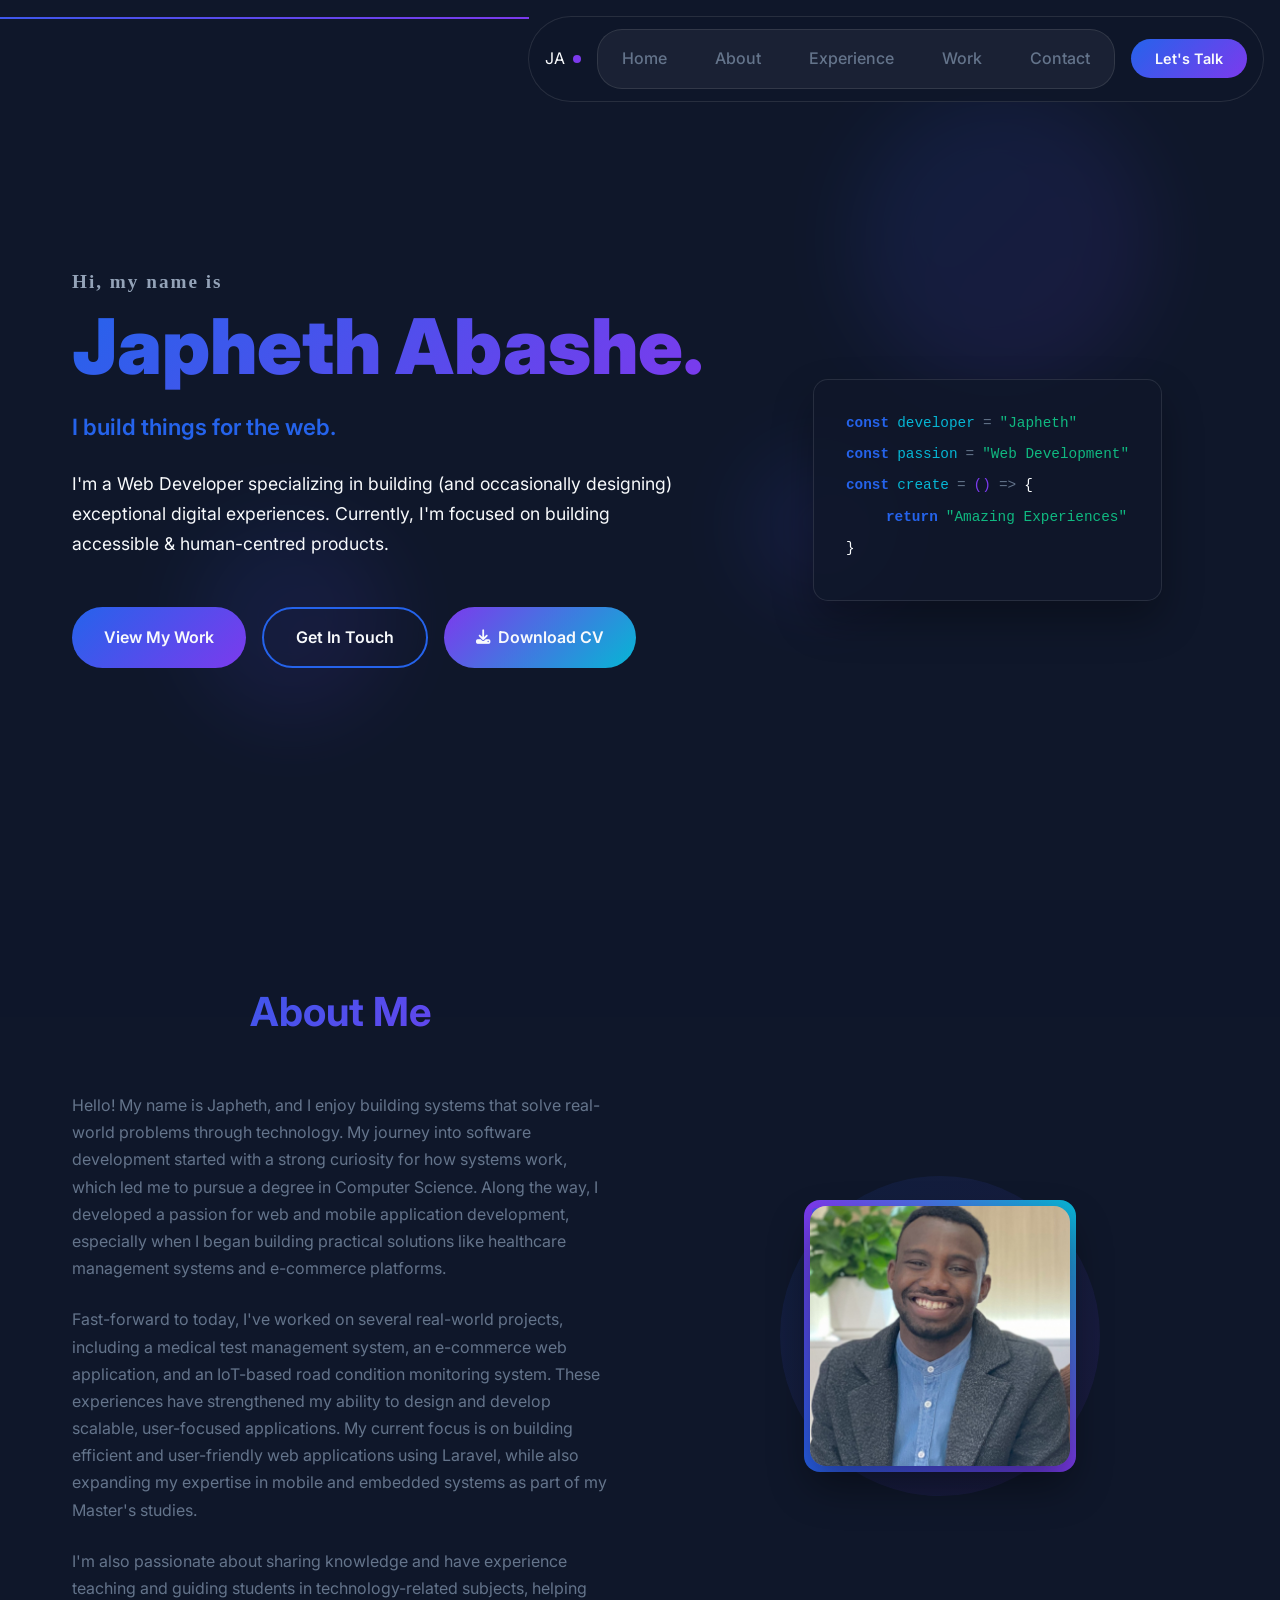
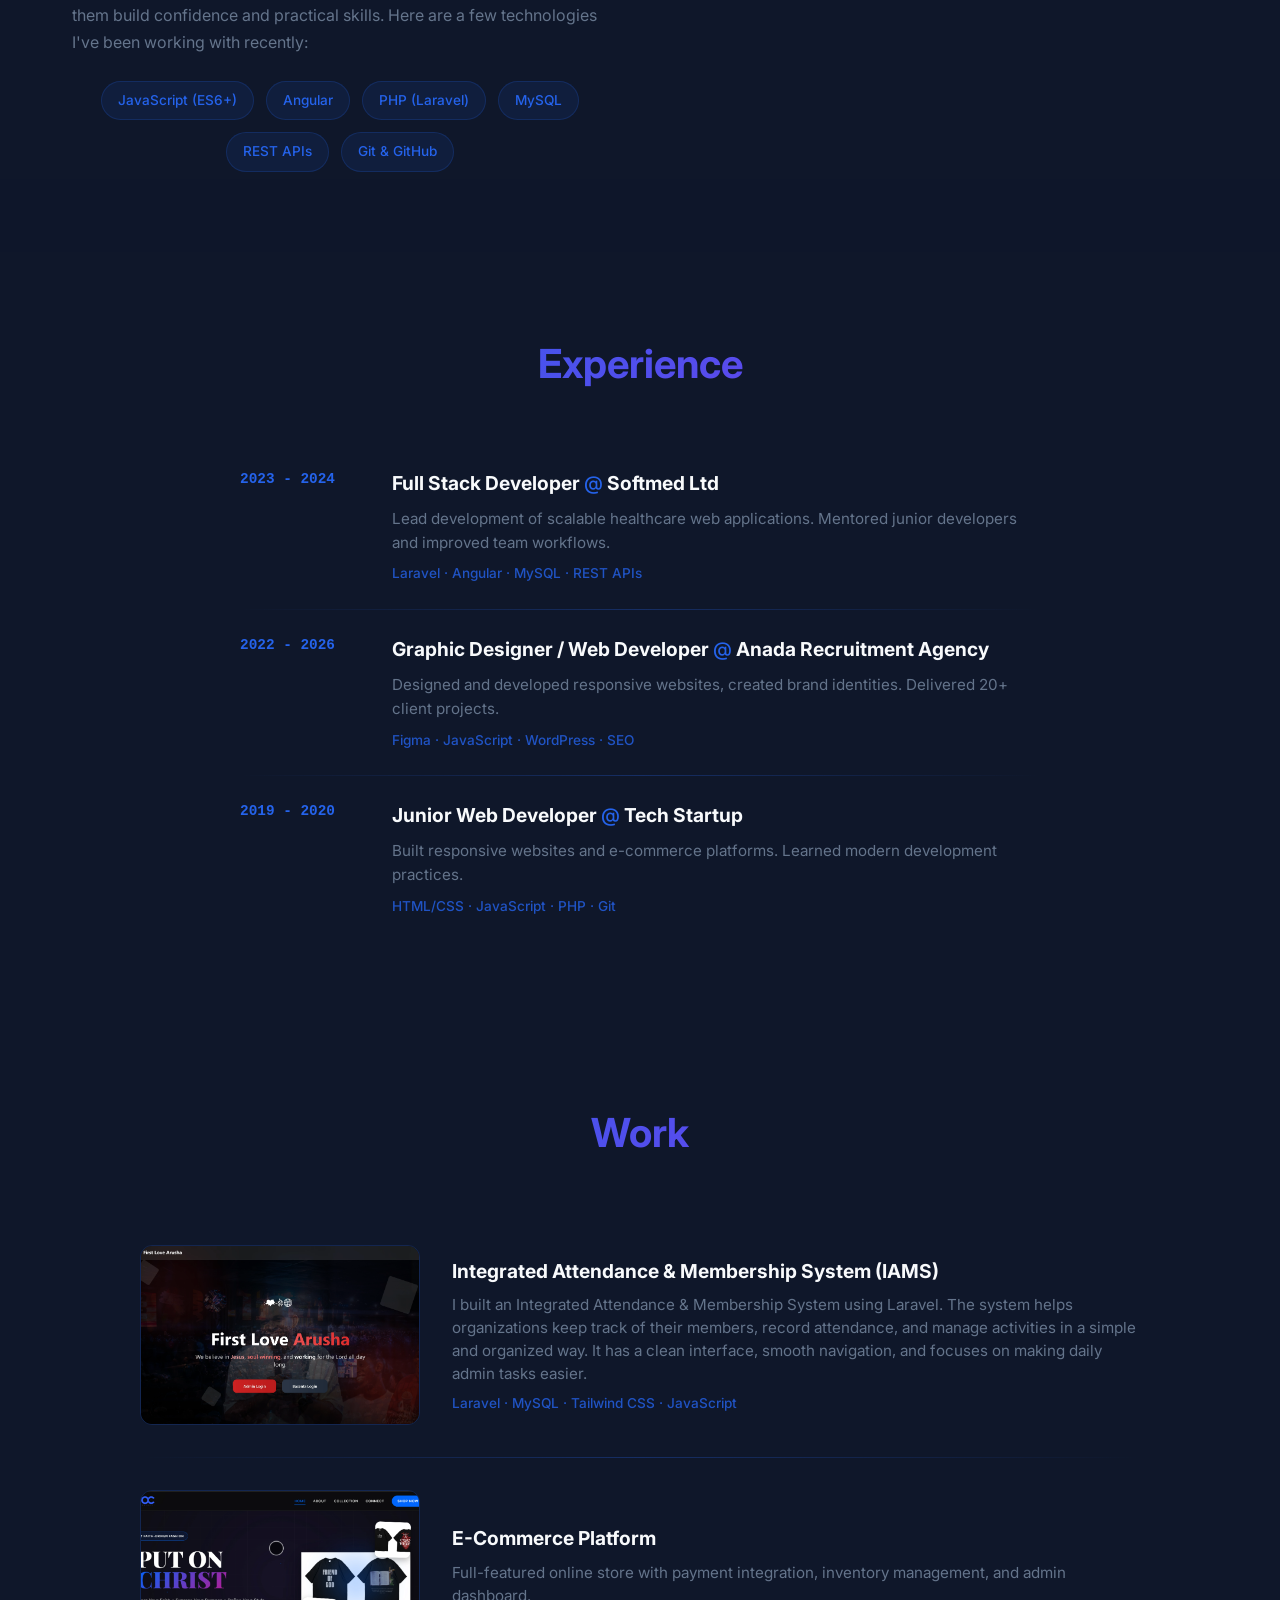
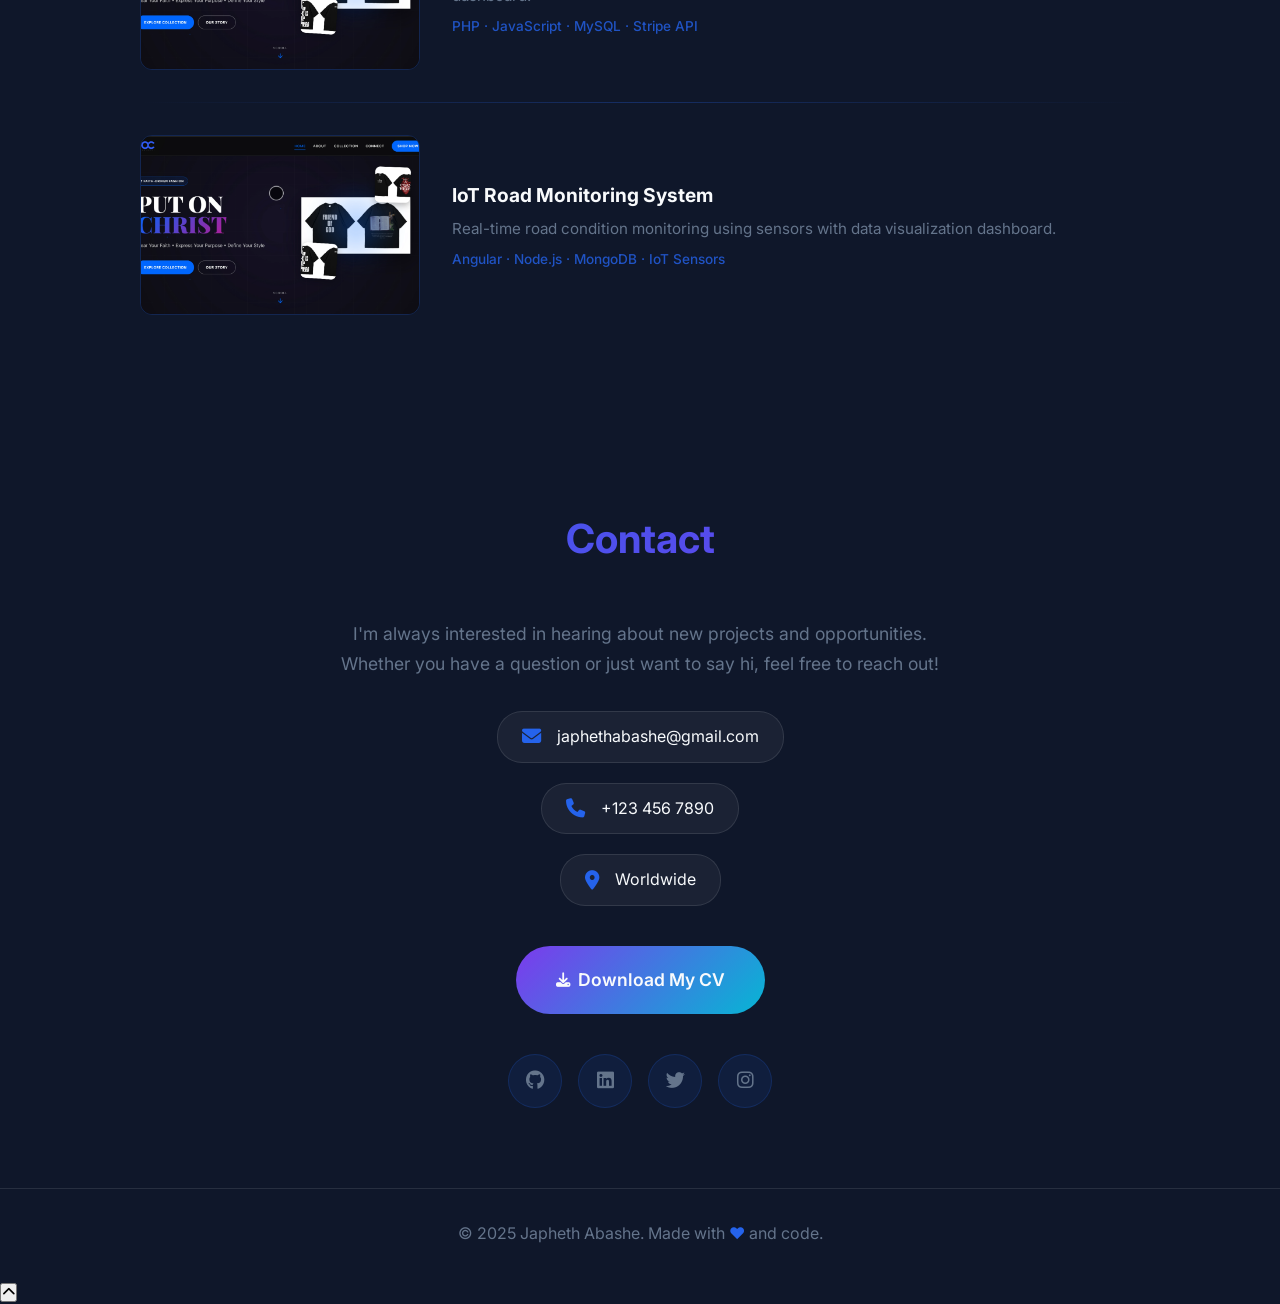
<file: index.html>
<!DOCTYPE html>
<html lang="en">
<head>
    <meta charset="UTF-8">
    <meta name="viewport" content="width=device-width, initial-scale=1.0, maximum-scale=1.0, user-scalable=no, viewport-fit=cover">
    <title>Japheth Abashe - Web Developer</title>
    
    <!-- Font Awesome -->
    <link rel="stylesheet" href="https://cdnjs.cloudflare.com/ajax/libs/font-awesome/6.4.0/css/all.min.css">
    
    <!-- AOS Animation -->
    <link rel="stylesheet" href="https://unpkg.com/aos@2.3.1/dist/aos.css">
    
    <!-- Google Fonts -->
    <link href="https://fonts.googleapis.com/css2?family=Inter:wght@400;500;600;700;800&display=swap" rel="stylesheet">
    
    <!-- Custom CSS -->
    <link rel="stylesheet" href="assets/style-minimal-new.css">
</head>
<body>
    <!-- Creative Navbar -->
    <nav class="navbar">
        <div class="nav-container">
            <div class="nav-logo">
                <span class="logo-text">JA</span>
                <div class="logo-dot"></div>
            </div>
            <button class="nav-toggle" id="nav-toggle" aria-label="Toggle navigation">
                <i class="fas fa-bars"></i>
            </button>
            <div class="nav-menu" id="nav-menu">
                <div class="menu-header">
                    <span class="menu-title">Menu</span>
                    <button class="close-btn" id="menu-close" aria-label="Close menu">
                        <i class="fas fa-times"></i>
                    </button>
                </div>
                <a href="#home" class="nav-link">
                    <span class="nav-link-number">01</span>
                    <span class="nav-text">Home</span>
                </a>
                <a href="#about" class="nav-link">
                    <span class="nav-link-number">02</span>
                    <span class="nav-text">About</span>
                </a>
                <a href="#experience" class="nav-link">
                    <span class="nav-link-number">03</span>
                    <span class="nav-text">Experience</span>
                </a>
                <a href="#work" class="nav-link">
                    <span class="nav-link-number">04</span>
                    <span class="nav-text">Work</span>
                </a>
                <a href="#contact" class="nav-link">
                    <span class="nav-link-number">05</span>
                    <span class="nav-text">Contact</span>
                </a>
                <a href="#contact" class="nav-btn mobile-btn">Let's Talk</a>
            </div>
            <div class="nav-cta desktop-only">
                <a href="#contact" class="nav-btn">Let's Talk</a>
            </div>
        </div>
    </nav>

  <main>

    <!-- Hero Section -->
    <section id="home" class="hero">
        <div class="hero-background">
            <div class="hero-orb"></div>
            <div class="hero-orb"></div>
            <div class="hero-orb"></div>
        </div>
        <div class="container">
            <div class="hero-content">
                <div class="hero-left" data-aos="fade-right">
                    <h1 class="hero-title">
                        <span class="intro-text" style="display:block !important; font-size:1.2rem !important; font-weight:600 !important; color:#94a3b8 !important; opacity:1 !important; margin-bottom:0px !important; letter-spacing:2px !important; visibility:visible !important; line-height:0.5 !important; margin-top:-20px !important; position:relative !important; top:-15px !important; font-family:'American Typewriter', 'Courier Prime', 'Special Elite', cursive !important;">Hi, my name is</span>
                        <span class="name-text" style="display:block !important; font-size:1.2em !important; font-weight:900 !important; background:var(--gradient) !important; -webkit-background-clip:text !important; -webkit-text-fill-color:transparent !important; background-clip:text !important; white-space:nowrap !important; margin-top:0px !important; line-height:1.2 !important;">Japheth Abashe.</span>
                    </h1>
                    <p class="hero-subtitle" data-aos="fade-up" data-aos-delay="200">
                        I build things for the web.
                    </p>
                    <p class="hero-description" data-aos="fade-up" data-aos-delay="400">
                        I'm a Web Developer specializing in building (and occasionally designing) 
                        exceptional digital experiences. Currently, I'm focused on building 
                        accessible & human-centred products.
                    </p>
                    
                    <div class="hero-buttons" data-aos="fade-up" data-aos-delay="600">
                        <a href="#work" class="btn btn-primary">View My Work</a>
                        <a href="#contact" class="btn btn-secondary">Get In Touch</a>
                        <a href="assets/Japheth_Abashe_CV.pdf" class="btn btn-cv" download>
                            <i class="fas fa-download"></i> Download CV
                        </a>
                    </div>
                </div>
                <div class="hero-right" data-aos="fade-left">
                    <div class="hero-visual">
                        <div class="code-block">
                            <div class="code-line">
                                <span class="code-keyword">const</span>
                                <span class="code-variable">developer</span>
                                <span class="code-operator">=</span>
                                <span class="code-string">"Japheth"</span>
                            </div>
                            <div class="code-line">
                                <span class="code-keyword">const</span>
                                <span class="code-variable">passion</span>
                                <span class="code-operator">=</span>
                                <span class="code-string">"Web Development"</span>
                            </div>
                            <div class="code-line">
                                <span class="code-keyword">const</span>
                                <span class="code-variable">create</span>
                                <span class="code-operator">=</span>
                                <span class="code-function">()</span>
                                <span class="code-operator">=></span>
                                <span class="code-bracket">{</span>
                            </div>
                            <div class="code-line">
                                <span class="code-tab"></span>
                                <span class="code-keyword">return</span>
                                <span class="code-string">"Amazing Experiences"</span>
                            </div>
                            <div class="code-line">
                                <span class="code-bracket">}</span>
                            </div>
                        </div>
                    </div>
                </div>
            </div>
        </div>
    </section>

    <!-- About Section -->
    <section id="about" class="about">
        <div class="container">
            <div class="about-content">
                <div class="about-text" data-aos="fade-right">
                    <h2 class="section-title">About Me</h2>
                    <p class="about-description">
                        Hello! My name is Japheth, and I enjoy building systems that solve real-world problems through technology. My journey into software development started with a strong curiosity for how systems work, which led me to pursue a degree in Computer Science. Along the way, I developed a passion for web and mobile application development, especially when I began building practical solutions like healthcare management systems and e-commerce platforms.
                    </p>
                    <p class="about-description">
                        Fast-forward to today, I've worked on several real-world projects, including a medical test management system, an e-commerce web application, and an IoT-based road condition monitoring system. These experiences have strengthened my ability to design and develop scalable, user-focused applications. My current focus is on building efficient and user-friendly web applications using Laravel, while also expanding my expertise in mobile and embedded systems as part of my Master's studies.
                    </p>
                    <p class="about-description">
                        I'm also passionate about sharing knowledge and have experience teaching and guiding students in technology-related subjects, helping them build confidence and practical skills. Here are a few technologies 
                        I've been working with recently: 
                    </p>
                    
                    <div class="tech-list">
                        <div class="tech-item">JavaScript (ES6+)</div>
                        <div class="tech-item">Angular</div>
                        <div class="tech-item">PHP (Laravel)</div>
                        <div class="tech-item">MySQL</div>
                        <div class="tech-item">REST APIs</div>
                        <div class="tech-item">Git & GitHub</div>
                    </div>
                </div>
                
                <div class="about-visual" data-aos="fade-left">
                    <div class="about-photo-wrapper">
                        <div class="about-photo-bg"></div>
                        <div class="about-photo-frame"></div>
                        <div class="about-photo">
                            <img src="assets/images/Japheth.png" alt="Japheth Abashe">
                        </div>
                        <div class="photo-decorations">
                            <div class="photo-dot"></div>
                            <div class="photo-dot"></div>
                            <div class="photo-dot"></div>
                            <div class="photo-dot"></div>
                        </div>
                    </div>
                </div>
            </div>
        </div>
    </section>

    <!-- Experience Section -->
    <section id="experience" class="experience">
        <div class="container">
            <h2 class="section-title" data-aos="fade-up">Experience</h2>
            
            <div class="exp-list">
                <div class="exp-item" data-aos="fade-up" data-aos-delay="100">
                    <div class="exp-period">2023 - 2024</div>
                    <div class="exp-content">
                        <h3 class="exp-title">Full Stack Developer <span class="exp-at">@</span> Softmed Ltd</h3>
                        <p class="exp-desc">Lead development of scalable healthcare web applications. Mentored junior developers and improved team workflows.</p>
                        <div class="exp-tech">Laravel · Angular · MySQL · REST APIs</div>
                    </div>
                </div>
                
                <div class="exp-divider"></div>
                
                <div class="exp-item" data-aos="fade-up" data-aos-delay="200">
                    <div class="exp-period">2022 - 2026</div>
                    <div class="exp-content">
                        <h3 class="exp-title">Graphic Designer / Web Developer <span class="exp-at">@</span> Anada Recruitment Agency</h3>
                        <p class="exp-desc">Designed and developed responsive websites, created brand identities. Delivered 20+ client projects.</p>
                        <div class="exp-tech">Figma · JavaScript · WordPress · SEO</div>
                    </div>
                </div>
                
                <div class="exp-divider"></div>
                
                <div class="exp-item" data-aos="fade-up" data-aos-delay="300">
                    <div class="exp-period">2019 - 2020</div>
                    <div class="exp-content">
                        <h3 class="exp-title">Junior Web Developer <span class="exp-at">@</span> Tech Startup</h3>
                        <p class="exp-desc">Built responsive websites and e-commerce platforms. Learned modern development practices.</p>
                        <div class="exp-tech">HTML/CSS · JavaScript · PHP · Git</div>
                    </div>
                </div>
            </div>
        </div>
    </section>

    <!-- Work Section -->
    <section id="work" class="work">
        <div class="container">
            <h2 class="section-title" data-aos="fade-up">Work</h2>
            
            <div class="work-list">
                <div class="work-row" data-aos="fade-up" data-aos-delay="100">
                    <div class="work-screenshot">
                        <img src="assets/images/project1.png" alt="Medical Test Management System" class="work-img">
                        <div class="work-img-overlay">
                            <a href="#" class="work-view-btn"><i class="fas fa-external-link-alt"></i> View Project</a>
                        </div>
                    </div>
                    <div class="work-info">
                        <h3 class="work-name">Integrated Attendance & Membership System (IAMS)</h3>
                        <p class="work-summary">I built an Integrated Attendance & Membership System using Laravel. The system helps organizations keep track of their members, record attendance, and manage activities in a simple and organized way. It has a clean interface, 
                            smooth navigation, and focuses on making daily admin tasks easier.</p>
                        <div class="work-stack">Laravel · MySQL · Tailwind CSS · JavaScript</div>
                    </div>
                </div>
    
                <div class="work-divider"></div>
                
                <div class="work-row" data-aos="fade-up" data-aos-delay="200">
                    <div class="work-screenshot">
                        <img src="assets/images/project3.png" alt="E-Commerce Platform" class="work-img">
                        <div class="work-img-overlay">
                            <a href="#" class="work-view-btn"><i class="fas fa-external-link-alt"></i> View Project</a>
                        </div>
                    </div>
                    <div class="work-info">
                        <h3 class="work-name">E-Commerce Platform</h3>
                        <p class="work-summary">Full-featured online store with payment integration, inventory management, and admin dashboard.</p>
                        <div class="work-stack">PHP · JavaScript · MySQL · Stripe API</div>
                    </div>
                </div>
                
                <div class="work-divider"></div>
                
                <div class="work-row" data-aos="fade-up" data-aos-delay="300">
                    <div class="work-screenshot">
                        <img src="assets/images/project3.png" alt="IoT Road Monitoring System" class="work-img">
                        <div class="work-img-overlay">
                            <a href="#" class="work-view-btn"><i class="fas fa-external-link-alt"></i> View Project</a>
                        </div>
                    </div>
                    <div class="work-info">
                        <h3 class="work-name">IoT Road Monitoring System</h3>
                        <p class="work-summary">Real-time road condition monitoring using sensors with data visualization dashboard.</p>
                        <div class="work-stack">Angular · Node.js · MongoDB · IoT Sensors</div>
                    </div>
                </div>
            </div>
        </div>
    </section>

    <!-- Contact Section -->
    <section id="contact" class="contact">
        <div class="container">
            <h2 class="section-title" data-aos="fade-up">Contact</h2>
            
            <div class="contact-content">
                <div class="contact-info" data-aos="fade-up" data-aos-delay="200">
                    <p class="contact-description">
                        I'm always interested in hearing about new projects and opportunities. 
                        Whether you have a question or just want to say hi, feel free to reach out!
                    </p>
                    
                    <div class="contact-details">
                        <div class="contact-item">
                            <i class="fas fa-envelope"></i>
                            <span>japhethabashe@gmail.com</span>
                        </div>
                        <div class="contact-item">
                            <i class="fas fa-phone"></i>
                            <span>+123 456 7890</span>
                        </div>
                        <div class="contact-item">
                            <i class="fas fa-map-marker-alt"></i>
                            <span>Worldwide</span>
                        </div>
                    </div>
                </div>
                
                <div class="cv-download-section" data-aos="fade-up" data-aos-delay="400">
                    <a href="assets/Japheth_Abashe_CV.pdf" class="btn btn-cv btn-large" download>
                        <i class="fas fa-download"></i> Download My CV
                    </a>
                </div>
                
                <div class="social-links" data-aos="fade-up" data-aos-delay="600">
                    <a href="#" class="social-link">
                        <i class="fab fa-github"></i>
                    </a>
                    <a href="#" class="social-link">
                        <i class="fab fa-linkedin"></i>
                    </a>
                    <a href="#" class="social-link">
                        <i class="fab fa-twitter"></i>
                    </a>
                    <a href="#" class="social-link">
                        <i class="fab fa-instagram"></i>
                    </a>
                </div>
            </div>
        </div>
    </section>

  </main>

    <!-- Footer -->
    <footer class="footer">
        <div class="container">
            <p>&copy; 2025 Japheth Abashe. Made with <span class="heart">&hearts;</span> and code.</p>
        </div>
    </footer>

    <!-- Back to Top Button -->
    <button id="backToTop" class="back-to-top" aria-label="Back to top">
      <i class="fas fa-chevron-up"></i>
    </button>

  <!-- Scripts -->
  <script src="https://cdn.jsdelivr.net/npm/aos@2.3.4/dist/aos.js"></script>
  <script>
    // Initialize AOS
    AOS.init({
      once: true,
      duration: 1000,
      easing: 'ease-in-out'
    });

    // Navigation functionality
    const navToggle = document.getElementById('nav-toggle');
    const menuClose = document.getElementById('menu-close');
    const navMenu = document.getElementById('nav-menu');
    const navLinks = document.querySelectorAll('.nav-link');

    function toggleMenu() {
      navMenu.classList.toggle('active');
      navToggle.classList.toggle('active');
      
      // Toggle icon between bars and X with rotation
      const icon = navToggle.querySelector('i');
      if (navMenu.classList.contains('active')) {
        icon.classList.remove('fa-bars');
        icon.classList.add('fa-times');
        icon.style.transform = 'rotate(180deg)';
      } else {
        icon.classList.remove('fa-times');
        icon.classList.add('fa-bars');
        icon.style.transform = 'rotate(0deg)';
      }
    }

    navToggle.addEventListener('click', (e) => {
      e.stopPropagation();
      toggleMenu();
    });

    menuClose.addEventListener('click', (e) => {
      e.stopPropagation();
      toggleMenu();
    });

    navLinks.forEach(link => {
      link.addEventListener('click', (e) => {
        e.preventDefault();
        const targetId = link.getAttribute('href');
        const targetSection = document.querySelector(targetId);
        
        if (targetSection) {
          targetSection.scrollIntoView({ behavior: 'smooth' });
        }
        
        // Remove active class from all links
        navLinks.forEach(l => l.classList.remove('active'));
        link.classList.add('active');
        
        // Close mobile menu
        if (navMenu.classList.contains('active')) {
          toggleMenu();
        }
      });
    });

    // Close menu when clicking outside
    document.addEventListener('click', (e) => {
      if (navMenu.classList.contains('active') && 
          !navMenu.contains(e.target) && 
          !navToggle.contains(e.target)) {
        toggleMenu();
      }
    });

    // Swipe gesture support for mobile navigation
    let touchStartX = 0;
    let touchEndX = 0;
    let touchStartY = 0;
    let touchEndY = 0;

    function handleSwipe() {
      const swipeThreshold = 50;
      const verticalThreshold = 100;
      
      // Only handle horizontal swipes
      if (Math.abs(touchEndY - touchStartY) < verticalThreshold) {
        if (touchEndX < touchStartX - swipeThreshold) {
          // Swipe left - open menu
          if (!navMenu.classList.contains('active')) {
            toggleMenu();
          }
        }
        if (touchEndX > touchStartX + swipeThreshold) {
          // Swipe right - close menu
          if (navMenu.classList.contains('active')) {
            toggleMenu();
          }
        }
      }
    }

    // Touch event listeners
    document.addEventListener('touchstart', (e) => {
      touchStartX = e.changedTouches[0].screenX;
      touchStartY = e.changedTouches[0].screenY;
    }, { passive: true });

    document.addEventListener('touchend', (e) => {
      touchEndX = e.changedTouches[0].screenX;
      touchEndY = e.changedTouches[0].screenY;
      handleSwipe();
    }, { passive: true });

    // Improved mobile performance - prevent scroll bounce
    document.addEventListener('touchmove', (e) => {
      if (navMenu.classList.contains('active')) {
        e.preventDefault();
      }
    }, { passive: false });

    // Add ripple effect for buttons
    function createRipple(event) {
      const button = event.currentTarget;
      const ripple = document.createElement('span');
      const rect = button.getBoundingClientRect();
      const size = Math.max(rect.width, rect.height);
      const x = event.clientX - rect.left - size / 2;
      const y = event.clientY - rect.top - size / 2;
      
      ripple.style.width = ripple.style.height = size + 'px';
      ripple.style.left = x + 'px';
      ripple.style.top = y + 'px';
      ripple.classList.add('ripple');
      
      button.appendChild(ripple);
      
      setTimeout(() => {
        ripple.remove();
      }, 600);
    }

    // Add ripple to all buttons
    document.querySelectorAll('.btn, .nav-btn, .mobile-btn').forEach(button => {
      button.addEventListener('click', createRipple);
    });

    // Active section highlighting
    window.addEventListener('scroll', () => {
      let current = '';
      const sections = document.querySelectorAll('section');
      
      sections.forEach(section => {
        const sectionTop = section.offsetTop;
        const sectionHeight = section.clientHeight;
        if (scrollY >= (sectionTop - 200)) {
          current = section.getAttribute('id');
        }
      });

      navLinks.forEach(link => {
        link.classList.remove('active');
        if (link.getAttribute('href') === '#' + current) {
          link.classList.add('active');
        }
      });
    });

    // Back to top button
    const backToTopButton = document.getElementById('backToTop');

    window.addEventListener('scroll', () => {
      if (window.pageYOffset > 300) {
        backToTopButton.classList.add('show');
      } else {
        backToTopButton.classList.remove('show');
      }
    });

    backToTopButton.addEventListener('click', () => {
      window.scrollTo({
        top: 0,
        behavior: 'smooth'
      });
    });

    // Navbar hide on scroll - hide when leaving hero section
    const navbar = document.querySelector('.navbar');
    const heroSection = document.querySelector('#home');
    let lastScrollY = window.scrollY;
    let ticking = false;

    function updateNavbar() {
      const currentScrollY = window.scrollY;
      const heroBottom = heroSection ? heroSection.offsetTop + heroSection.offsetHeight : 500;
      
      // Hide when scrolling down and past hero section, show when at top or scrolling up
      if (currentScrollY > lastScrollY && currentScrollY > 50) {
        navbar.classList.add('hidden');
      } else if (currentScrollY < lastScrollY || currentScrollY < 50) {
        navbar.classList.remove('hidden');
      }
      
      lastScrollY = currentScrollY;
      ticking = false;
    }

    window.addEventListener('scroll', () => {
      if (!ticking) {
        window.requestAnimationFrame(updateNavbar);
        ticking = true;
      }
    });
  </script>
</body>
</html>
</file>
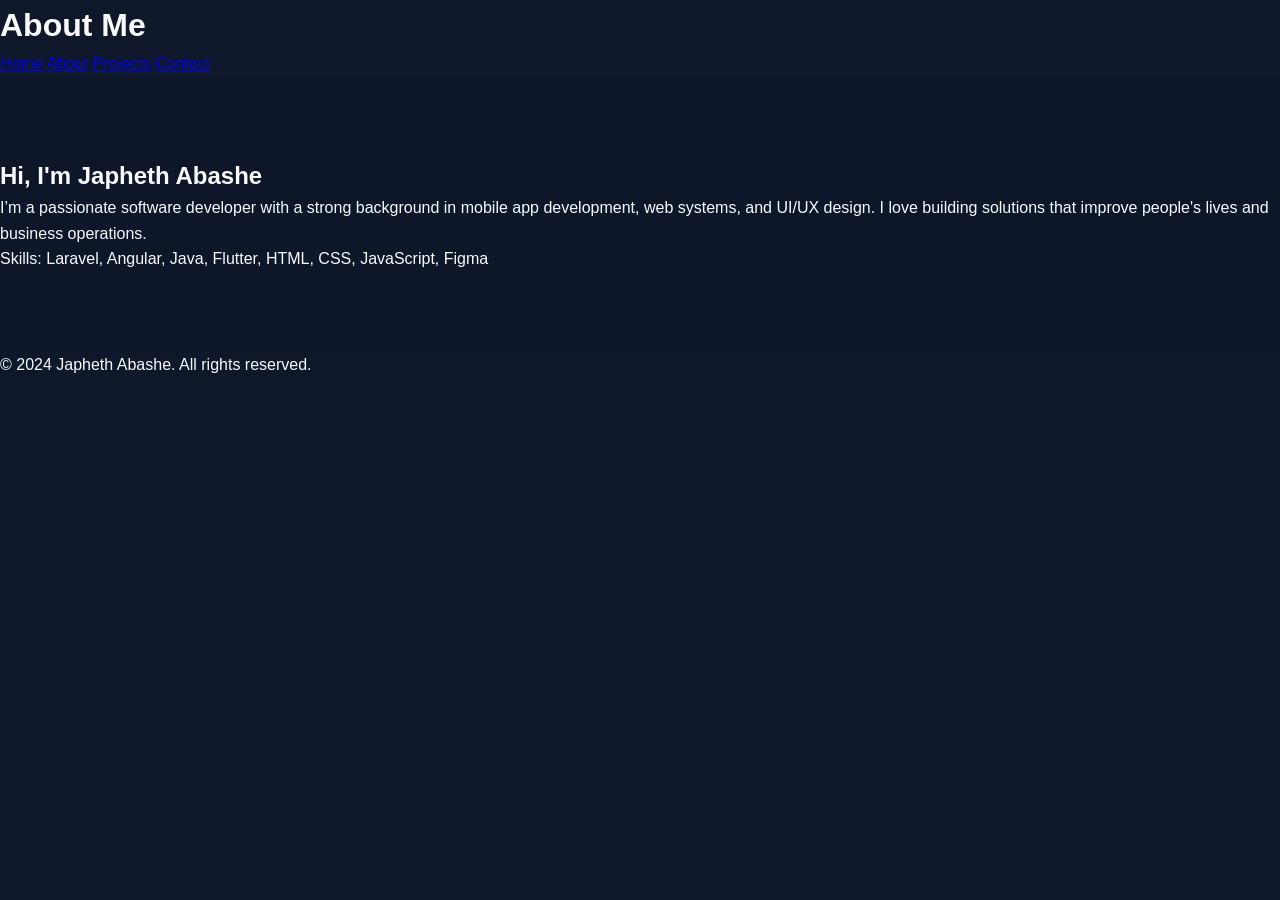
<file: about.html>
<!DOCTYPE html>
<html lang="en">
<head>
  <meta charset="UTF-8">
  <meta name="viewport" content="width=device-width, initial-scale=1.0, maximum-scale=1.0, user-scalable=no, viewport-fit=cover">
  <title>About - Japheth Abashe</title>
  <link rel="stylesheet" href="./assets/style-minimal-new.css">
  <link rel="stylesheet" href="/assets/style-minimal-new.css">
</head>
<body>
  <header>
    <h1>About Me</h1>
    <nav>
      <a href="index.html">Home</a>
      <a href="about.html">About</a>
      <a href="projects.html">Projects</a>
      <a href="contact.html">Contact</a>
    </nav>
  </header>

  <section class="about">
    <h2>Hi, I'm Japheth Abashe</h2>
    <p>I’m a passionate software developer with a strong background in mobile app development, web systems, and UI/UX design. I love building solutions that improve people's lives and business operations.</p>
    <p>Skills: Laravel, Angular, Java, Flutter, HTML, CSS, JavaScript, Figma</p>
  </section>

  <footer>
    <p>&copy; 2024 Japheth Abashe. All rights reserved.</p>
  </footer>
</body>
</html>
</file>
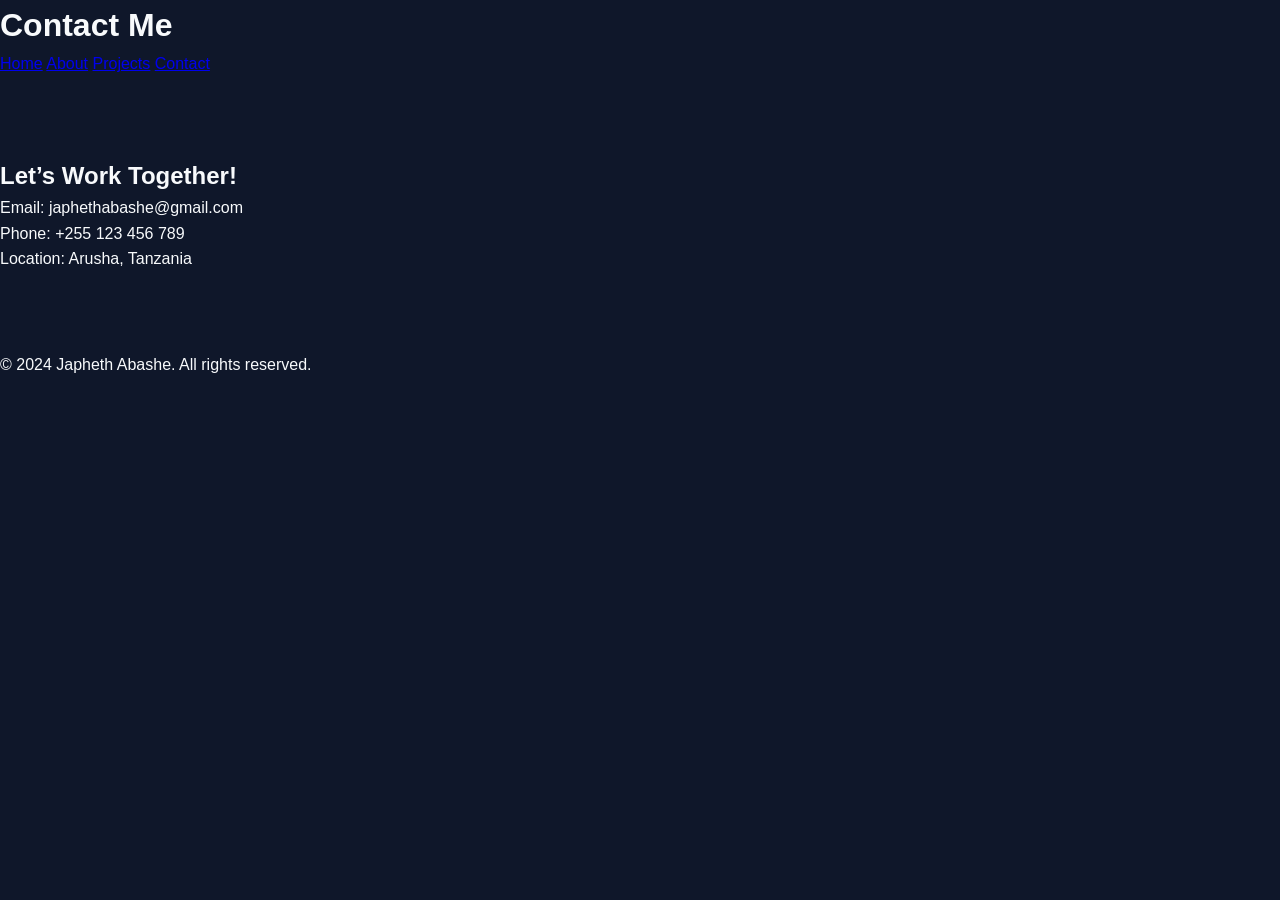
<file: contact.html>
<!DOCTYPE html>
<html lang="en">
<head>
  <meta charset="UTF-8">
  <meta name="viewport" content="width=device-width, initial-scale=1.0, maximum-scale=1.0, user-scalable=no, viewport-fit=cover">
  <title>Contact - Japheth Abashe</title>
  <link rel="stylesheet" href="./assets/style-minimal-new.css">
  <link rel="stylesheet" href="/assets/style-minimal-new.css">
</head>
<body>
  <header>
    <h1>Contact Me</h1>
    <nav>
      <a href="index.html">Home</a>
      <a href="about.html">About</a>
      <a href="projects.html">Projects</a>
      <a href="contact.html">Contact</a>
    </nav>
  </header>

  <section class="contact">
    <h2>Let’s Work Together!</h2>
    <p>Email: japhethabashe@gmail.com</p>
    <p>Phone: +255 123 456 789</p>
    <p>Location: Arusha, Tanzania</p>
  </section>

  <footer>
    <p>&copy; 2024 Japheth Abashe. All rights reserved.</p>
  </footer>
</body>
</html>
</file>
<file: assets/style-minimal-new.css>
/* ===== CLEAN MINIMAL PORTFOLIO ===== */

/* ===== CSS VARIABLES ===== */
:root {
  --primary: #2563eb;
  --secondary: #7c3aed;
  --accent: #06b6d4;
  --dark: #0f172a;
  --light: #f8fafc;
  --gray: #64748b;
  --gradient: linear-gradient(135deg, var(--primary), var(--secondary));
}

/* ===== BASE STYLES ===== */
* {
  margin: 0;
  padding: 0;
  box-sizing: border-box;
}

body {
  font-family: 'Inter', -apple-system, BlinkMacSystemFont, sans-serif;
  background: var(--dark);
  color: var(--light);
  overflow-x: hidden;
  line-height: 1.6;
}

.container {
  max-width: 1200px;
  margin: 0 auto;
  padding: 0 2rem;
}

/* ===== NAVBAR ===== */
.navbar {
  position: fixed;
  top: 1rem;
  right: 1rem;
  left: auto;
  width: auto;
  max-width: calc(100% - 2rem);
  z-index: 1000;
  background: rgba(15, 23, 42, 0.9);
  backdrop-filter: blur(20px);
  padding: 0.75rem 1rem;
  border-radius: 50px;
  border: 1px solid rgba(255, 255, 255, 0.1);
  transition: all 0.3s ease;
  transform: translateY(0);
  opacity: 1;
}

.navbar.hidden {
  transform: translateY(-150%) !important;
  opacity: 0 !important;
  pointer-events: none;
}

.navbar::before {
  content: '';
  position: absolute;
  top: 0;
  left: -100%;
  width: 100%;
  height: 2px;
  background: var(--gradient);
  animation: navSlide 3s ease-in-out infinite;
}

@keyframes navSlide {
  0% { left: -100%; }
  50% { left: 100%; }
  100% { left: -100%; }
}

.nav-container {
  display: flex;
  justify-content: flex-end;
  align-items: center;
  gap: 1rem;
  position: relative;
  padding: 0;
  max-width: none;
  margin: 0;
}

.nav-logo {
  display: flex;
  align-items: center;
  gap: 0.5rem;
}

.logo-full {
  font-size: 1.1rem;
  font-weight: 700;
  background: var(--gradient);
  -webkit-background-clip: text;
  -webkit-text-fill-color: transparent;
  background-clip: text;
}

.logo-short {
  display: none;
  font-size: 1.2rem;
  font-weight: 800;
  background: var(--gradient);
  -webkit-background-clip: text;
  -webkit-text-fill-color: transparent;
  background-clip: text;
}

.logo-dot {
  width: 8px;
  height: 8px;
  background: var(--secondary);
  border-radius: 50%;
  animation: dotPulse 2s ease-in-out infinite;
}

@keyframes dotPulse {
  0%, 100% { transform: scale(1); opacity: 1; }
  50% { transform: scale(1.5); opacity: 0.5; }
}

.nav-menu {
  display: flex;
  gap: 1rem;
  background: rgba(255, 255, 255, 0.05);
  padding: 0.5rem;
  border-radius: 25px;
  border: 1px solid rgba(255, 255, 255, 0.1);
}

.nav-link {
  display: flex;
  align-items: center;
  gap: 0.5rem;
  color: var(--gray);
  text-decoration: none;
  font-weight: 500;
  transition: all 0.3s ease;
  position: relative;
  padding: 0.5rem 1rem;
  border-radius: 20px;
}

.nav-link:hover {
  color: var(--light);
  background: rgba(37, 99, 235, 0.1);
  transform: translateY(-2px);
}

.nav-link-number {
  display: none;
}

.menu-header {
  display: none;
}

.close-btn {
  display: none;
}

.nav-text {
  position: relative;
  z-index: 2;
}

.nav-dot {
  width: 4px;
  height: 4px;
  background: var(--primary);
  border-radius: 50%;
  opacity: 0;
  transition: all 0.3s ease;
}

.nav-link:hover .nav-dot {
  opacity: 1;
  transform: scale(1.5);
}

.nav-cta {
  display: flex;
  align-items: center;
}

.nav-btn {
  padding: 0.5rem 1.5rem;
  background: var(--gradient);
  color: var(--light);
  text-decoration: none;
  border-radius: 25px;
  font-weight: 600;
  font-size: 0.9rem;
  transition: all 0.3s ease;
  position: relative;
  overflow: hidden;
}

.nav-btn::before {
  content: '';
  position: absolute;
  top: 0;
  left: -100%;
  width: 100%;
  height: 100%;
  background: rgba(255, 255, 255, 0.2);
  transition: all 0.3s ease;
}

.nav-btn:hover::before {
  left: 100%;
}

.nav-btn:hover {
  transform: translateY(-2px);
  box-shadow: 0 8px 20px rgba(37, 99, 235, 0.4);
}

/* Hamburger Toggle Button */
.nav-toggle {
  display: none;
  background: none;
  border: none;
  color: var(--light);
  font-size: 1.5rem;
  cursor: pointer;
  padding: 0.5rem;
  position: relative;
  z-index: 1002;
}

.nav-toggle:hover {
  color: var(--primary);
}

/* Desktop/Mobile visibility */
.desktop-only {
  display: flex;
}

.mobile-btn {
  display: none;
}

/* ===== HERO SECTION ===== */
.hero {
  height: 100vh;
  display: flex;
  align-items: center;
  padding: 80px 2rem 0 2rem;
  position: relative;
  overflow: hidden;
}

.hero-background {
  position: absolute;
  top: 0;
  left: 0;
  width: 100%;
  height: 100%;
  z-index: 0;
}

.hero-orb {
  position: absolute;
  border-radius: 50%;
  background: var(--gradient);
  opacity: 0.1;
  filter: blur(40px);
  animation: orbFloat 20s ease-in-out infinite;
}

.hero-orb:nth-child(1) {
  width: 300px;
  height: 300px;
  top: 10%;
  right: 10%;
  animation-delay: 0s;
}

.hero-orb:nth-child(2) {
  width: 200px;
  height: 200px;
  bottom: 20%;
  left: 15%;
  animation-delay: 5s;
}

.hero-orb:nth-child(3) {
  width: 150px;
  height: 150px;
  top: 50%;
  right: 30%;
  animation-delay: 10s;
}

@keyframes orbFloat {
  0%, 100% { transform: translate(0, 0) scale(1); }
  33% { transform: translate(30px, -50px) scale(1.1); }
  66% { transform: translate(-20px, 30px) scale(0.9); }
}

.hero-content {
  display: grid;
  grid-template-columns: 1fr 1fr;
  gap: 4rem;
  align-items: center;
  max-width: 1200px;
  margin: 0 auto;
  position: relative;
  z-index: 1;
}

.hero-left {
  text-align: left;
}

.hero-right {
  display: flex;
  justify-content: center;
  align-items: center;
}

.hero-title {
  font-size: clamp(2.5rem, 6vw, 4rem);
  font-weight: 800;
  margin-bottom: 1rem;
  line-height: 1.4;
  animation: titleGlow 4s ease-in-out infinite alternate;
}

.intro-text {
  display: block !important;
  font-size: 0.9rem !important;
  font-weight: 600 !important;
  color: #94a3b8 !important;
  opacity: 1 !important;
  margin-bottom: 0px !important;
  letter-spacing: 1.5px !important;
  visibility: visible !important;
  line-height: 1 !important;
  text-transform: none !important;
}

.name-text {
  display: block;
  font-size: 1.2em;
  font-weight: 900;
  background: var(--gradient);
  -webkit-background-clip: text;
  -webkit-text-fill-color: transparent;
  background-clip: text;
  animation: nameGlow 4s ease-in-out infinite alternate;
  white-space: nowrap;
  margin-top: 0px;
  line-height: 1.2;
}

@keyframes nameGlow {
  0% { filter: brightness(1); }
  100% { filter: brightness(1.3); }
}

@keyframes titleGlow {
  0% { filter: brightness(1); }
  100% { filter: brightness(1.2); }
}

.hero-subtitle {
  font-size: 1.4rem;
  color: var(--primary);
  margin-bottom: 1.5rem;
  font-weight: 600;
}

.hero-description {
  font-size: 1.1rem;
  color: var(--light);
  margin-bottom: 3rem;
  max-width: 600px;
  opacity: 0.9;
  line-height: 1.7;
}

.hero-buttons {
  display: flex;
  gap: 1rem;
}

/* ===== CODE BLOCK ===== */
.code-block {
  background: rgba(15, 23, 42, 0.8);
  border: 1px solid rgba(255, 255, 255, 0.1);
  border-radius: 15px;
  padding: 2rem;
  font-family: 'Courier New', monospace;
  font-size: 0.9rem;
  box-shadow: 0 20px 40px rgba(0, 0, 0, 0.3);
  animation: codeFloat 6s ease-in-out infinite;
}

@keyframes codeFloat {
  0%, 100% { transform: translateY(0); }
  50% { transform: translateY(-10px); }
}

.code-line {
  margin-bottom: 0.5rem;
  display: flex;
  align-items: center;
  gap: 0.5rem;
}

.code-keyword {
  color: var(--primary);
  font-weight: 600;
}

.code-variable {
  color: var(--accent);
}

.code-operator {
  color: var(--gray);
}

.code-string {
  color: #10b981;
}

.code-function {
  color: var(--secondary);
}

.code-bracket {
  color: var(--light);
}

.code-tab {
  display: inline-block;
  width: 2rem;
}

.btn {
  padding: 1rem 2rem;
  border-radius: 50px;
  text-decoration: none;
  font-weight: 600;
  transition: all 0.3s ease;
  position: relative;
  overflow: hidden;
  min-height: 48px;
  display: inline-flex;
  align-items: center;
  justify-content: center;
  -webkit-tap-highlight-color: transparent;
}

.btn-primary {
  background: var(--gradient);
  color: var(--light);
  border: none;
}

.btn-secondary {
  background: transparent;
  color: var(--light);
  border: 2px solid var(--primary);
}

.btn-cv {
  background: linear-gradient(135deg, var(--secondary), var(--accent));
  color: var(--light);
  border: none;
  display: inline-flex;
  align-items: center;
  gap: 0.5rem;
}

.btn-cv:hover {
  transform: translateY(-3px);
  box-shadow: 0 10px 30px rgba(124, 58, 236, 0.4);
}

.btn-cv i {
  font-size: 0.9rem;
}

.btn-large {
  padding: 1.25rem 2.5rem;
  font-size: 1.1rem;
}

.cv-download-section {
  margin: 2.5rem 0;
  text-align: center;
}

.btn:hover {
  transform: translateY(-3px);
  box-shadow: 0 10px 30px rgba(37, 99, 235, 0.3);
}

.btn-primary:hover {
  box-shadow: 0 10px 30px rgba(37, 99, 235, 0.5);
}

/* ===== SECTIONS ===== */
section {
  padding: 5rem 0;
}

.section-title {
  font-size: 2.5rem;
  font-weight: 700;
  margin-bottom: 3rem;
  text-align: center;
  background: var(--gradient);
  -webkit-background-clip: text;
  -webkit-text-fill-color: transparent;
  background-clip: text;
}

/* ===== ABOUT SECTION ===== */
.about {
  background: rgba(15, 23, 42, 0.5);
}

.about-content {
  display: grid;
  grid-template-columns: 1fr 1fr;
  gap: 4rem;
  align-items: center;
}

.about-text {
  animation: slideInLeft 1s ease-out;
}

.about-description {
  font-size: 1rem;
  color: var(--gray);
  margin-bottom: 1.5rem;
  line-height: 1.7;
  text-align: left;
}

.tech-list {
  display: flex;
  flex-wrap: wrap;
  gap: 0.75rem;
  margin-top: 1.5rem;
  justify-content: center;
}

.tech-item {
  padding: 0.5rem 1rem;
  background: rgba(37, 99, 235, 0.1);
  border: 1px solid rgba(37, 99, 235, 0.2);
  border-radius: 20px;
  color: var(--primary);
  font-size: 0.85rem;
  font-weight: 500;
  transition: all 0.3s ease;
  -webkit-tap-highlight-color: transparent;
}

.tech-item:hover {
  background: rgba(37, 99, 235, 0.2);
  border-color: var(--primary);
  transform: translateY(-2px);
}

.about-stats {
  display: flex;
  gap: 2rem;
  margin-top: 3rem;
}

.stat {
  text-align: center;
  padding: 1.5rem;
  background: rgba(37, 99, 235, 0.1);
  border-radius: 15px;
  border: 1px solid rgba(37, 99, 235, 0.2);
  transition: all 0.3s ease;
}

.stat:hover {
  transform: translateY(-5px);
  border-color: var(--primary);
  box-shadow: 0 10px 30px rgba(37, 99, 235, 0.2);
}

.stat-number {
  display: block;
  font-size: 2rem;
  font-weight: 700;
  color: var(--primary);
  margin-bottom: 0.5rem;
}

.stat-label {
  color: var(--gray);
  font-size: 0.9rem;
}

.about-visual {
  animation: slideInRight 1s ease-out;
  display: flex;
  justify-content: center;
  align-items: flex-start;
  position: relative;
  padding-top: 0;
  margin-top: -5rem;
  transform: translateY(-20px);
}

.about-photo-wrapper {
  position: relative;
  width: 320px;
  height: 320px;
  display: flex;
  justify-content: center;
  align-items: center;
}

.about-photo-bg {
  position: absolute;
  width: 100%;
  height: 100%;
  background: var(--gradient);
  border-radius: 50%;
  opacity: 0.1;
  animation: photoBgPulse 4s ease-in-out infinite;
}

@keyframes photoBgPulse {
  0%, 100% { transform: scale(1); opacity: 0.1; }
  50% { transform: scale(1.1); opacity: 0.2; }
}

.about-photo-frame {
  position: absolute;
  width: 280px;
  height: 280px;
  border: 4px solid transparent;
  border-radius: 20px;
  background: linear-gradient(45deg, var(--primary), var(--secondary), var(--accent));
  background-clip: padding-box;
  animation: frameRotate 10s linear infinite;
}

@keyframes frameRotate {
  0% { transform: rotate(0deg); }
  100% { transform: rotate(360deg); }
}

.about-photo {
  width: 260px;
  height: 260px;
  border-radius: 16px;
  overflow: hidden;
  position: relative;
  z-index: 2;
  transition: all 0.4s ease;
  box-shadow: 0 20px 40px rgba(0, 0, 0, 0.4);
}

.about-photo::before {
  content: '';
  position: absolute;
  top: 0;
  left: 0;
  right: 0;
  bottom: 0;
  background: linear-gradient(135deg, rgba(37, 99, 235, 0.3), rgba(124, 58, 236, 0.3));
  opacity: 0;
  transition: all 0.4s ease;
  z-index: 3;
}

.about-photo:hover::before {
  opacity: 1;
}

.about-photo:hover {
  transform: scale(1.05) rotate(-2deg);
  box-shadow: 0 30px 60px rgba(37, 99, 235, 0.4);
}

.about-photo img {
  width: 100%;
  height: 100%;
  object-fit: cover;
  transition: all 0.4s ease;
  filter: grayscale(20%);
}

.about-photo:hover img {
  transform: scale(1.1);
  filter: grayscale(0%);
}

.photo-decorations {
  position: absolute;
  width: 100%;
  height: 100%;
  pointer-events: none;
}

.photo-dot {
  position: absolute;
  width: 8px;
  height: 8px;
  background: var(--primary);
  border-radius: 50%;
  opacity: 0.6;
  animation: dotFloat 3s ease-in-out infinite;
}

.photo-dot:nth-child(1) {
  top: 10%;
  left: 10%;
  animation-delay: 0s;
}

.photo-dot:nth-child(2) {
  top: 20%;
  right: 15%;
  animation-delay: 1s;
}

.photo-dot:nth-child(3) {
  bottom: 15%;
  left: 20%;
  animation-delay: 2s;
}

.photo-dot:nth-child(4) {
  bottom: 25%;
  right: 10%;
  animation-delay: 0.5s;
}

@keyframes dotFloat {
  0%, 100% { transform: translateY(0); opacity: 0.6; }
  50% { transform: translateY(-10px); opacity: 1; }
}

/* ===== EXPERIENCE SECTION ===== */
.experience {
  background: var(--dark);
}

.exp-list {
  max-width: 800px;
  margin: 0 auto;
}

.exp-item {
  display: flex;
  gap: 2rem;
  padding: 1.5rem 0;
  transition: all 0.3s ease;
}

.exp-period {
  flex-shrink: 0;
  width: 120px;
  font-size: 0.9rem;
  font-weight: 600;
  color: var(--primary);
  font-family: 'Courier New', monospace;
}

.exp-content {
  flex: 1;
}

.exp-title {
  font-size: 1.2rem;
  font-weight: 700;
  color: var(--light);
  margin-bottom: 0.5rem;
}

.exp-at {
  color: var(--primary);
  font-weight: 500;
}

.exp-desc {
  color: var(--gray);
  line-height: 1.6;
  margin-bottom: 0.5rem;
  font-size: 0.95rem;
}

.exp-tech {
  color: var(--primary);
  font-size: 0.85rem;
  font-weight: 500;
  opacity: 0.8;
}

.exp-divider {
  height: 1px;
  background: linear-gradient(90deg, transparent, rgba(37, 99, 235, 0.3), transparent);
  margin: 0;
}

.exp-item:hover .exp-title {
  color: var(--primary);
  transition: color 0.3s ease;
}

/* ===== WORK SECTION ===== */
.work {
  background: var(--dark);
}

.work-list {
  max-width: 1000px;
  margin: 0 auto;
}

.work-row {
  display: flex;
  align-items: center;
  gap: 2rem;
  padding: 2rem 0;
  transition: all 0.3s ease;
}

.work-screenshot {
  flex-shrink: 0;
  width: 280px;
  height: 180px;
  border-radius: 12px;
  overflow: hidden;
  position: relative;
  border: 1px solid rgba(37, 99, 235, 0.2);
}

.work-img {
  width: 100%;
  height: 100%;
  object-fit: cover;
  transition: transform 0.5s ease;
  background: linear-gradient(135deg, rgba(37, 99, 235, 0.1), rgba(124, 58, 236, 0.1));
}

.work-img[src=""],
.work-img:not([src]) {
  background: linear-gradient(135deg, rgba(37, 99, 235, 0.2), rgba(124, 58, 236, 0.2));
  display: flex;
  align-items: center;
  justify-content: center;
}

.work-img[src=""]::after,
.work-img:not([src])::after {
  content: 'Screenshot coming soon';
  color: var(--gray);
  font-size: 0.9rem;
}

.work-row:hover .work-img {
  transform: scale(1.05);
}

.work-img-overlay {
  position: absolute;
  top: 0;
  left: 0;
  right: 0;
  bottom: 0;
  background: rgba(15, 23, 42, 0.8);
  backdrop-filter: blur(4px);
  display: flex;
  align-items: center;
  justify-content: center;
  opacity: 0;
  transition: opacity 0.3s ease;
}

.work-row:hover .work-img-overlay {
  opacity: 1;
}

.work-view-btn {
  padding: 0.6rem 1.2rem;
  background: var(--gradient);
  color: white;
  text-decoration: none;
  border-radius: 25px;
  font-size: 0.85rem;
  font-weight: 600;
  display: flex;
  align-items: center;
  gap: 0.5rem;
  transition: transform 0.3s ease;
}

.work-view-btn:hover {
  transform: scale(1.05);
}

.work-info {
  flex: 1;
}

.work-name {
  font-size: 1.2rem;
  font-weight: 700;
  color: var(--light);
  margin-bottom: 0.5rem;
  transition: color 0.3s ease;
}

.work-row:hover .work-name {
  color: var(--primary);
}

.work-summary {
  color: var(--gray);
  font-size: 0.95rem;
  line-height: 1.5;
  margin-bottom: 0.5rem;
}

.work-stack {
  color: var(--primary);
  font-size: 0.85rem;
  font-weight: 500;
  opacity: 0.8;
}

.work-arrow {
  width: 45px;
  height: 45px;
  border-radius: 50%;
  background: rgba(37, 99, 235, 0.1);
  border: 1px solid rgba(37, 99, 235, 0.2);
  display: flex;
  align-items: center;
  justify-content: center;
  color: var(--primary);
  text-decoration: none;
  transition: all 0.3s ease;
  flex-shrink: 0;
  margin-left: 1.5rem;
}

.work-arrow:hover {
  background: rgba(37, 99, 235, 0.2);
  border-color: var(--primary);
  transform: translateX(5px);
}

.work-arrow i {
  font-size: 1rem;
  transition: transform 0.3s ease;
}

.work-row:hover .work-arrow i {
  transform: translateX(3px);
}

.work-divider {
  height: 1px;
  background: linear-gradient(90deg, transparent, rgba(37, 99, 235, 0.3), transparent);
}

/* ===== CONTACT SECTION ===== */
.contact {
  background: var(--dark);
}

.contact-content {
  max-width: 600px;
  margin: 0 auto;
  text-align: center;
}

.contact-description {
  font-size: 1.1rem;
  color: var(--gray);
  margin-bottom: 2rem;
  line-height: 1.7;
}

.contact-details {
  display: flex;
  flex-direction: column;
  gap: 1.25rem;
  margin-bottom: 2rem;
  align-items: center;
}

.contact-item {
  display: flex;
  align-items: center;
  justify-content: center;
  gap: 1rem;
  color: var(--light);
  font-size: 1rem;
  padding: 0.75rem 1.5rem;
  background: rgba(255, 255, 255, 0.05);
  border-radius: 25px;
  border: 1px solid rgba(255, 255, 255, 0.1);
  transition: all 0.3s ease;
  min-height: 48px;
  -webkit-tap-highlight-color: transparent;
}

.contact-item i {
  color: var(--primary);
  font-size: 1.2rem;
}

.social-links {
  display: flex;
  justify-content: center;
  gap: 1rem;
  margin-top: 2rem;
}

.social-link {
  width: 54px;
  height: 54px;
  display: flex;
  align-items: center;
  justify-content: center;
  background: rgba(37, 99, 235, 0.1);
  border: 1px solid rgba(37, 99, 235, 0.2);
  border-radius: 50%;
  color: var(--gray);
  text-decoration: none;
  transition: all 0.3s ease;
  -webkit-tap-highlight-color: transparent;
  font-size: 1.2rem;
}

.social-link:hover {
  border-color: var(--primary);
  color: var(--primary);
  transform: translateY(-5px);
  box-shadow: 0 10px 20px rgba(37, 99, 235, 0.3);
}

/* ===== FOOTER ===== */
.footer {
  padding: 2rem 0;
  text-align: center;
  border-top: 1px solid rgba(255, 255, 255, 0.1);
  color: var(--gray);
}

.heart {
  color: var(--primary);
  animation: heartBeat 2s ease-in-out infinite;
}

@keyframes heartBeat {
  0%, 100% { transform: scale(1); }
  50% { transform: scale(1.1); }
}

@keyframes slideInLeft {
  from {
    opacity: 0;
    transform: translateX(-50px);
  }
  to {
    opacity: 1;
    transform: translateX(0);
  }
}

@keyframes slideInRight {
  from {
    opacity: 0;
    transform: translateX(50px);
  }
  to {
    opacity: 1;
    transform: translateX(0);
  }
}

/* ===== RIPPLE EFFECT ===== */
.ripple {
  position: absolute;
  border-radius: 50%;
  background: rgba(255, 255, 255, 0.5);
  transform: scale(0);
  animation: ripple-animation 0.6s ease-out;
  pointer-events: none;
}

@keyframes ripple-animation {
  to {
    transform: scale(4);
    opacity: 0;
  }
}

/* ===== RESPONSIVE DESIGN ===== */
@media (max-width: 768px) {
  body {
    overflow-x: hidden;
    -webkit-font-smoothing: antialiased;
    -moz-osx-font-smoothing: grayscale;
  }
  
  /* Better touch targets for mobile */
  * {
    -webkit-tap-highlight-color: transparent;
  }
  
  /* Improve scrolling performance */
  html {
    scroll-behavior: smooth;
  }
  
  .container {
    padding: 0 1rem;
  }
  
  .nav-container {
    padding: 0 1rem;
  }
  
  .hero {
    padding: 100px 1rem 2rem 1rem;
    height: auto;
    min-height: 100vh;
    display: flex;
    align-items: center;
  }
  
  .hero-title {
    font-size: clamp(2rem, 8vw, 3rem);
  }
  
  .hero-description {
    text-align: center;
    font-size: 1rem;
    line-height: 1.6;
    margin-bottom: 2rem;
  }
  
  .nav-menu {
    position: fixed;
    top: 0;
    right: 0;
    width: 90%;
    max-width: 350px;
    height: 100vh;
    background: rgba(15, 23, 42, 0.98);
    backdrop-filter: blur(50px);
    -webkit-backdrop-filter: blur(50px);
    border-left: 1px solid rgba(37, 99, 235, 0.2);
    display: flex;
    flex-direction: column;
    justify-content: flex-start;
    align-items: stretch;
    gap: 0.5rem;
    transform: translateX(100%);
    opacity: 0;
    transition: transform 0.4s cubic-bezier(0.77, 0, 0.175, 1), opacity 0.3s ease;
    z-index: 1001;
    padding: 1.5rem;
    padding-top: 4rem;
    box-shadow: -20px 0 60px rgba(0, 0, 0, 0.5);
    overflow-y: auto;
    -webkit-overflow-scrolling: touch;
  }
  
  .nav-menu.active {
    transform: translateX(0);
    opacity: 1;
  }
  
  .nav-menu::after {
    content: '';
    position: fixed;
    top: 0;
    left: -100vw;
    width: 100vw;
    height: 100vh;
    background: rgba(0, 0, 0, 0.5);
    opacity: 0;
    visibility: hidden;
    transition: opacity 0.3s ease, visibility 0.3s ease;
    z-index: -1;
  }
  
  .nav-menu.active::after {
    opacity: 1;
    visibility: visible;
  }
  
  .menu-header {
    display: flex;
    justify-content: space-between;
    align-items: center;
    margin-bottom: 2rem;
    padding-bottom: 1rem;
    border-bottom: 1px solid rgba(255, 255, 255, 0.1);
  }
  
  .menu-title {
    font-size: 1.1rem;
    font-weight: 700;
    color: #fff;
    letter-spacing: 2px;
    text-transform: uppercase;
  }
  
  .close-btn {
    width: 36px;
    height: 36px;
    border-radius: 50%;
    background: rgba(255, 255, 255, 0.05);
    border: 1px solid rgba(255, 255, 255, 0.1);
    color: var(--light);
    display: flex;
    align-items: center;
    justify-content: center;
    cursor: pointer;
    transition: all 0.3s ease;
    font-size: 0.9rem;
  }
  
  .close-btn:hover {
    background: rgba(239, 68, 68, 0.2);
    border-color: rgba(239, 68, 68, 0.4);
    transform: rotate(90deg);
  }
  
  .nav-link {
    font-size: 1.2rem;
    font-weight: 500;
    padding: 1.2rem 1.5rem;
    color: rgba(255, 255, 255, 0.8);
    text-decoration: none;
    position: relative;
    transition: all 0.3s cubic-bezier(0.4, 0, 0.2, 1);
    letter-spacing: 0.5px;
    border-radius: 16px;
    opacity: 0;
    transform: translateX(40px);
    background: rgba(255, 255, 255, 0.03);
    border: 1px solid rgba(255, 255, 255, 0.05);
    margin-bottom: 0.75rem;
    display: flex;
    align-items: center;
    gap: 1rem;
    min-height: 60px;
    -webkit-tap-highlight-color: transparent;
  }
  
  .nav-link-number {
    display: block;
    font-size: 0.75rem;
    color: var(--primary);
    font-weight: 700;
    opacity: 0.7;
    transition: all 0.3s ease;
  }
  
  .nav-link:hover .nav-link-number {
    opacity: 1;
    transform: scale(1.2);
  }
  
  .nav-link::before {
    content: '';
    position: absolute;
    left: 0;
    top: 0;
    bottom: 0;
    width: 4px;
    background: var(--gradient);
    border-radius: 16px 0 0 16px;
    transform: scaleY(0);
    transition: transform 0.3s ease;
  }
  
  .nav-link:hover {
    color: #fff;
    background: rgba(37, 99, 235, 0.15);
    border-color: rgba(37, 99, 235, 0.3);
    transform: translateX(8px);
    box-shadow: 0 10px 30px rgba(37, 99, 235, 0.2);
  }
  
  .nav-link:hover::before {
    transform: scaleY(1);
  }
  
  .nav-menu.active .nav-link {
    opacity: 1;
    transform: translateX(0);
  }
  
  .nav-menu.active .nav-link:nth-child(1) { transition-delay: 0.08s; }
  .nav-menu.active .nav-link:nth-child(2) { transition-delay: 0.16s; }
  .nav-menu.active .nav-link:nth-child(3) { transition-delay: 0.24s; }
  .nav-menu.active .nav-link:nth-child(4) { transition-delay: 0.32s; }
  .nav-menu.active .nav-link:nth-child(5) { transition-delay: 0.4s; }
  
  .nav-toggle {
    display: block;
    width: 52px;
    height: 52px;
    border-radius: 50%;
    background: rgba(255, 255, 255, 0.05);
    border: 1px solid rgba(255, 255, 255, 0.1);
    transition: all 0.3s ease;
    z-index: 1002;
    backdrop-filter: blur(10px);
    -webkit-tap-highlight-color: transparent;
    cursor: pointer;
    position: relative;
    overflow: hidden;
  }
  
  .nav-toggle:hover {
    background: rgba(37, 99, 235, 0.2);
    border-color: rgba(37, 99, 235, 0.4);
    transform: scale(1.05);
    box-shadow: 0 0 20px rgba(37, 99, 235, 0.3);
  }
  
  .nav-toggle.active {
    background: rgba(37, 99, 235, 0.3);
    border-color: rgba(37, 99, 235, 0.5);
  }
  
  .mobile-btn {
    display: block;
    margin-top: 2rem;
    padding: 1rem 2rem;
    font-size: 1.1rem;
    font-weight: 600;
    opacity: 0;
    transform: translateY(20px);
    transition: all 0.3s ease;
    text-align: center;
    border-radius: 30px;
    background: var(--gradient);
    box-shadow: 0 10px 30px rgba(37, 99, 235, 0.3);
  }
  
  .nav-menu.active .mobile-btn {
    opacity: 1;
    transform: translateY(0);
    transition-delay: 0.5s;
  }
  
  .mobile-btn:hover {
    transform: translateY(-3px);
    box-shadow: 0 15px 40px rgba(37, 99, 235, 0.5);
  }
  
  .desktop-only {
    display: none;
  }
  
  .logo-full {
    display: none;
  }
  
  .logo-short {
    display: block;
  }
  
  .navbar {
    top: 0.5rem;
    right: 0.5rem;
    padding: 0.5rem 0.75rem;
    border-radius: 50px;
    overflow: visible;
  }
  
  .nav-container {
    gap: 0.5rem;
  }
  
  .name-text {
    white-space: normal;
    font-size: clamp(2rem, 10vw, 3rem);
    line-height: 1.1;
  }
  
  .hero-title {
    font-size: clamp(1.8rem, 6vw, 3rem);
  }
  
  .hero-content {
    grid-template-columns: 1fr;
    text-align: center;
    gap: 2.5rem;
    max-width: 100%;
  }
  
  .hero-left {
    text-align: center;
    order: 2;
  }
  
  .hero-right {
    order: 1;
    margin-bottom: 1rem;
  }
  
  .code-block {
    font-size: 0.7rem;
    padding: 1.2rem;
    max-width: 90%;
    margin: 0 auto;
    border-radius: 12px;
  }
  
  .code-line {
    flex-wrap: wrap;
  }
  
  .about-content {
    grid-template-columns: 1fr;
    gap: 3rem;
    text-align: center;
    padding: 0 0.5rem;
  }
  
  .hero-buttons {
    flex-direction: column;
    align-items: center;
    gap: 1rem;
    margin-top: 2rem;
  }
  
  .btn-cv {
    width: 100%;
    max-width: 280px;
    justify-content: center;
    padding: 1rem 2rem;
  }
  
  .btn-large {
    padding: 1.1rem 2rem;
    font-size: 1rem;
  }
  
  .cv-download-section {
    margin: 2rem 0;
  }
  
  .about-stats {
    justify-content: center;
  }
  
  .exp-item {
    flex-direction: column;
    gap: 0.5rem;
    padding: 1.25rem 0;
  }
  
  .exp-period {
    width: auto;
    font-size: 0.85rem;
  }
  
  .exp-title {
    font-size: 1.1rem;
  }
  
  .exp-desc {
    font-size: 0.9rem;
  }
  
  .work-row {
    flex-direction: column;
    align-items: center;
    gap: 1.5rem;
    padding: 2rem 0;
    text-align: center;
  }
  
  .work-screenshot {
    width: 100%;
    max-width: 350px;
    height: 200px;
    margin: 0 auto;
  }
  
  .work-name {
    font-size: 1.1rem;
  }
  
  .work-summary {
    font-size: 0.9rem;
  }
}
</file>
